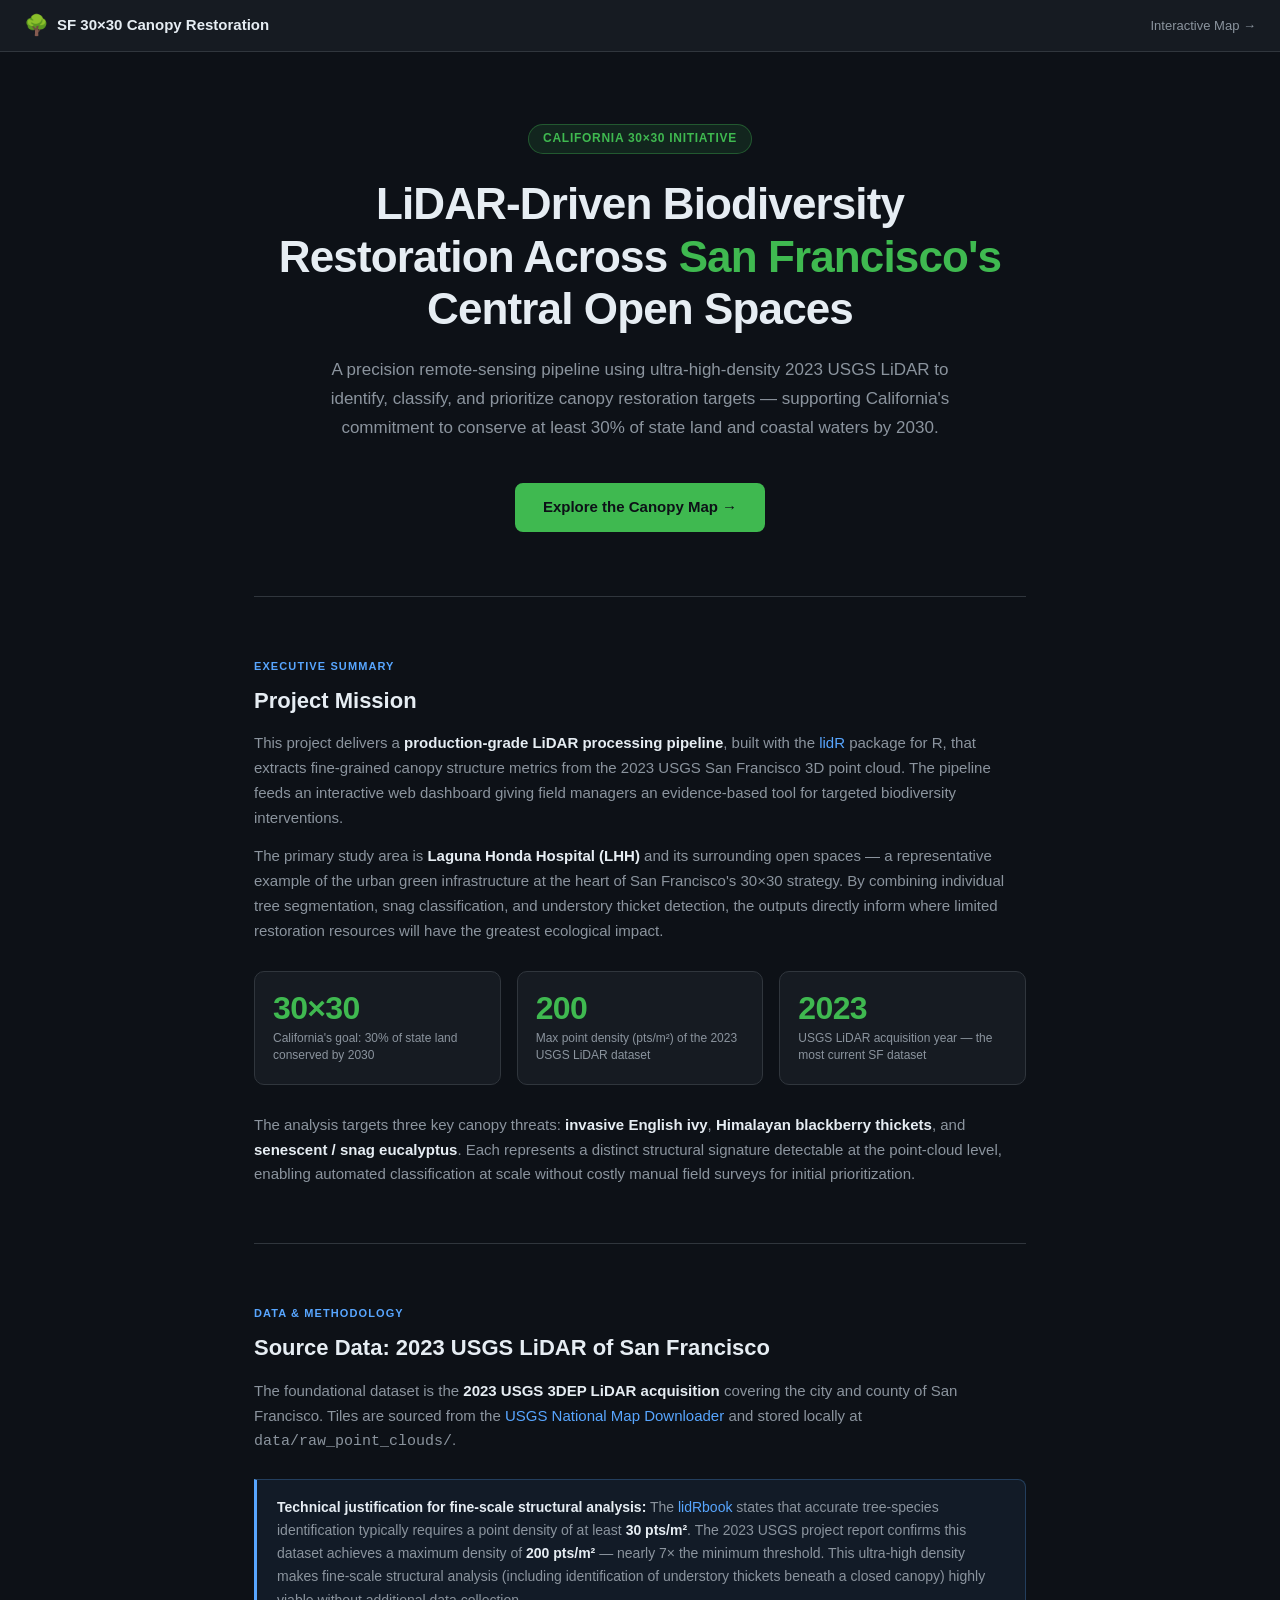
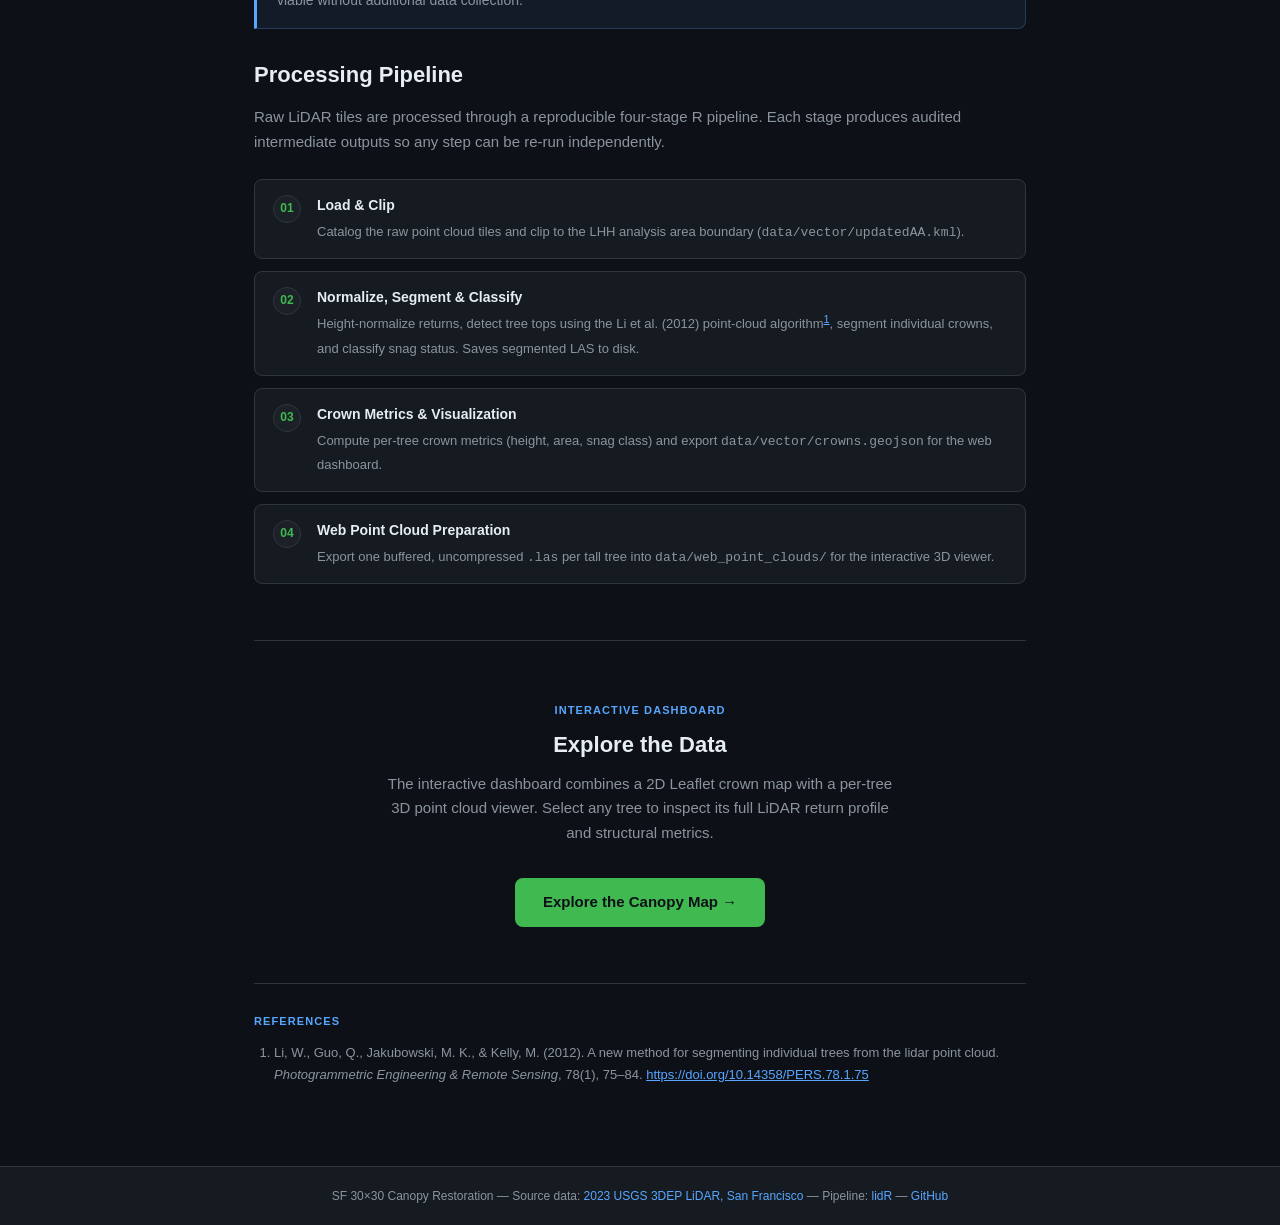
<file: index.html>
<!DOCTYPE html>
<html lang="en">
<head>
  <meta charset="UTF-8" />
  <meta name="viewport" content="width=device-width, initial-scale=1.0" />
  <title>SF 30×30 Canopy Restoration — Project Overview</title>
  <style>
    /* ── Reset & base ── */
    *, *::before, *::after { box-sizing: border-box; margin: 0; padding: 0; }

    :root {
      --bg-dark:      #0d1117;
      --bg-panel:     #161b22;
      --bg-panel2:    #1c2128;
      --bg-hover:     #21262d;
      --border:       #30363d;
      --text-primary: #e6edf3;
      --text-muted:   #8b949e;
      --accent-green: #3fb950;
      --accent-blue:  #58a6ff;
      --accent-amber: #d29922;
    }

    html { scroll-behavior: smooth; }

    body {
      background: var(--bg-dark);
      color: var(--text-primary);
      font-family: -apple-system, BlinkMacSystemFont, "Segoe UI", Roboto, sans-serif;
      font-size: 15px;
      line-height: 1.65;
      min-height: 100vh;
    }

    /* ── Site header ── */
    .site-header {
      background: var(--bg-panel);
      border-bottom: 1px solid var(--border);
      padding: 0 24px;
      height: 52px;
      display: flex;
      align-items: center;
      justify-content: space-between;
      position: sticky;
      top: 0;
      z-index: 100;
    }
    .header-title {
      font-size: 15px;
      font-weight: 600;
      display: flex;
      align-items: center;
      gap: 8px;
    }
    .header-icon { font-size: 20px; }
    .header-nav a {
      color: var(--text-muted);
      text-decoration: none;
      font-size: 13px;
      transition: color 0.15s;
    }
    .header-nav a:hover { color: var(--text-primary); }

    /* ── Hero ── */
    .hero {
      max-width: 820px;
      margin: 72px auto 0;
      padding: 0 24px 64px;
      text-align: center;
    }
    .hero-badge {
      display: inline-block;
      background: rgba(63, 185, 80, 0.12);
      color: var(--accent-green);
      border: 1px solid rgba(63, 185, 80, 0.35);
      border-radius: 20px;
      font-size: 12px;
      font-weight: 600;
      letter-spacing: 0.06em;
      text-transform: uppercase;
      padding: 4px 14px;
      margin-bottom: 24px;
    }
    .hero h1 {
      font-size: clamp(28px, 5vw, 44px);
      font-weight: 700;
      line-height: 1.2;
      letter-spacing: -0.02em;
      margin-bottom: 20px;
    }
    .hero h1 em {
      font-style: normal;
      color: var(--accent-green);
    }
    .hero-sub {
      font-size: 17px;
      color: var(--text-muted);
      max-width: 640px;
      margin: 0 auto 40px;
      line-height: 1.7;
    }
    .cta-btn {
      display: inline-flex;
      align-items: center;
      gap: 8px;
      background: var(--accent-green);
      color: #0d1117;
      font-weight: 700;
      font-size: 15px;
      text-decoration: none;
      padding: 12px 28px;
      border-radius: 8px;
      transition: opacity 0.15s, transform 0.15s;
    }
    .cta-btn:hover { opacity: 0.88; transform: translateY(-1px); }

    /* ── Content sections ── */
    .content {
      max-width: 820px;
      margin: 0 auto;
      padding: 0 24px 80px;
    }

    .section { margin-bottom: 56px; }

    .section-label {
      display: inline-flex;
      align-items: center;
      gap: 6px;
      font-size: 11px;
      font-weight: 700;
      letter-spacing: 0.1em;
      text-transform: uppercase;
      color: var(--accent-blue);
      margin-bottom: 12px;
    }
    .section h2 {
      font-size: 22px;
      font-weight: 700;
      margin-bottom: 16px;
      line-height: 1.3;
    }
    .section p { color: var(--text-muted); margin-bottom: 14px; }
    .section p strong { color: var(--text-primary); }
    .section p a { color: var(--accent-blue); text-decoration: none; }
    .section p a:hover { text-decoration: underline; }

    /* ── Divider ── */
    hr.divider {
      border: none;
      border-top: 1px solid var(--border);
      margin: 0 0 56px;
    }

    /* ── Stat cards ── */
    .stat-grid {
      display: grid;
      grid-template-columns: repeat(auto-fit, minmax(180px, 1fr));
      gap: 16px;
      margin: 28px 0;
    }
    .stat-card {
      background: var(--bg-panel);
      border: 1px solid var(--border);
      border-radius: 10px;
      padding: 20px 18px;
    }
    .stat-card .stat-value {
      font-size: 32px;
      font-weight: 800;
      color: var(--accent-green);
      line-height: 1;
      margin-bottom: 6px;
      letter-spacing: -0.02em;
    }
    .stat-card .stat-label {
      font-size: 12px;
      color: var(--text-muted);
      line-height: 1.4;
    }

    /* ── Callout box ── */
    .callout {
      background: rgba(88, 166, 255, 0.07);
      border: 1px solid rgba(88, 166, 255, 0.25);
      border-left: 3px solid var(--accent-blue);
      border-radius: 0 8px 8px 0;
      padding: 16px 20px;
      margin: 24px 0;
    }
    .callout p { margin: 0; color: var(--text-muted); font-size: 14px; }
    .callout p strong { color: var(--text-primary); }

    /* ── Pipeline steps ── */
    .pipeline {
      display: flex;
      flex-direction: column;
      gap: 12px;
      margin: 24px 0;
    }
    .pipeline-step {
      display: flex;
      gap: 16px;
      align-items: flex-start;
      background: var(--bg-panel);
      border: 1px solid var(--border);
      border-radius: 8px;
      padding: 14px 18px;
    }
    .step-num {
      flex-shrink: 0;
      width: 28px;
      height: 28px;
      background: var(--bg-panel2);
      border: 1px solid var(--border);
      border-radius: 50%;
      display: flex;
      align-items: center;
      justify-content: center;
      font-size: 12px;
      font-weight: 700;
      color: var(--accent-green);
      margin-top: 1px;
    }
    .step-body strong {
      color: var(--text-primary);
      display: block;
      margin-bottom: 2px;
      font-size: 14px;
    }
    .step-body span { color: var(--text-muted); font-size: 13px; }

    /* ── Footer ── */
    footer {
      background: var(--bg-panel);
      border-top: 1px solid var(--border);
      padding: 20px 24px;
      text-align: center;
      font-size: 12px;
      color: var(--text-muted);
    }
    footer a { color: var(--accent-blue); text-decoration: none; }
    footer a:hover { text-decoration: underline; }
  </style>
</head>
<body>

  <!-- ── Site header ── -->
  <header class="site-header">
    <div class="header-title">
      <span class="header-icon">🌳</span>
      <span>SF 30×30 Canopy Restoration</span>
    </div>
    <nav class="header-nav">
      <a href="dashboard.html">Interactive Map →</a>
    </nav>
  </header>

  <!-- ── Hero ── -->
  <section class="hero">
    <div class="hero-badge">California 30×30 Initiative</div>
    <h1>LiDAR-Driven Biodiversity Restoration Across <em>San Francisco's</em> Central Open Spaces</h1>
    <p class="hero-sub">
      A precision remote-sensing pipeline using ultra-high-density 2023 USGS LiDAR to identify,
      classify, and prioritize canopy restoration targets — supporting California's commitment to
      conserve at least 30% of state land and coastal waters by 2030.
    </p>
    <a class="cta-btn" href="dashboard.html">Explore the Canopy Map →</a>
  </section>

  <!-- ── Main content ── -->
  <main class="content">

    <hr class="divider" />

    <!-- Executive Summary -->
    <section class="section" id="mission">
      <div class="section-label">Executive Summary</div>
      <h2>Project Mission</h2>
      <p>
        This project delivers a <strong>production-grade LiDAR processing pipeline</strong>, built with the
        <a href="https://r-lidar.github.io/lidRbook/" target="_blank" rel="noopener">lidR</a> package for R,
        that extracts fine-grained canopy structure metrics from the 2023 USGS San Francisco
        3D point cloud. The pipeline feeds an interactive web dashboard giving field managers
        an evidence-based tool for targeted biodiversity interventions.
      </p>
      <p>
        The primary study area is <strong>Laguna Honda Hospital (LHH)</strong> and its surrounding open
        spaces — a representative example of the urban green infrastructure at the heart of San
        Francisco's 30×30 strategy. By combining individual tree segmentation, snag classification,
        and understory thicket detection, the outputs directly inform where limited restoration
        resources will have the greatest ecological impact.
      </p>

      <div class="stat-grid">
        <div class="stat-card">
          <div class="stat-value">30×30</div>
          <div class="stat-label">California's goal: 30% of state land conserved by 2030</div>
        </div>
        <div class="stat-card">
          <div class="stat-value">200</div>
          <div class="stat-label">Max point density (pts/m²) of the 2023 USGS LiDAR dataset</div>
        </div>
        <div class="stat-card">
          <div class="stat-value">2023</div>
          <div class="stat-label">USGS LiDAR acquisition year — the most current SF dataset</div>
        </div>
      </div>

      <p>
        The analysis targets three key canopy threats: <strong>invasive English ivy</strong>,
        <strong>Himalayan blackberry thickets</strong>, and <strong>senescent / snag eucalyptus</strong>.
        Each represents a distinct structural signature detectable at the point-cloud level, enabling
        automated classification at scale without costly manual field surveys for initial prioritization.
      </p>
    </section>

    <hr class="divider" />

    <!-- Data & Methodology -->
    <section class="section" id="methodology">
      <div class="section-label">Data &amp; Methodology</div>
      <h2>Source Data: 2023 USGS LiDAR of San Francisco</h2>
      <p>
        The foundational dataset is the <strong>2023 USGS 3DEP LiDAR acquisition</strong> covering the city
        and county of San Francisco. Tiles are sourced from the
        <a href="https://apps.nationalmap.gov/downloader/" target="_blank" rel="noopener">USGS National Map Downloader</a>
        and stored locally at <code>data/raw_point_clouds/</code>.
      </p>

      <div class="callout">
        <p>
          <strong>Technical justification for fine-scale structural analysis:</strong>
          The <a href="https://r-lidar.github.io/lidRbook/" target="_blank" rel="noopener">lidRbook</a>
          states that accurate tree-species identification typically requires a point density of at least
          <strong>30 pts/m²</strong>. The 2023 USGS project report confirms this
          dataset achieves a maximum density of <strong>200 pts/m²</strong> — nearly 7× the minimum threshold.
          This ultra-high density makes fine-scale structural analysis (including identification of
          understory thickets beneath a closed canopy) highly viable without additional data collection.
        </p>
      </div>

      <h2 style="margin-top: 32px;">Processing Pipeline</h2>
      <p>
        Raw LiDAR tiles are processed through a reproducible four-stage R pipeline. Each stage
        produces audited intermediate outputs so any step can be re-run independently.
      </p>

      <div class="pipeline">
        <div class="pipeline-step">
          <div class="step-num">01</div>
          <div class="step-body">
            <strong>Load &amp; Clip</strong>
            <span>Catalog the raw point cloud tiles and clip to the LHH analysis area boundary (<code>data/vector/updatedAA.kml</code>).</span>
          </div>
        </div>
        <div class="pipeline-step">
          <div class="step-num">02</div>
          <div class="step-body">
            <strong>Normalize, Segment &amp; Classify</strong>
            <span>Height-normalize returns, detect tree tops using the Li et al. (2012) point-cloud algorithm<sup><a href="#ref-li2012" style="color:var(--accent-blue)">1</a></sup>, segment individual crowns, and classify snag status. Saves segmented LAS to disk.</span>
          </div>
        </div>
        <div class="pipeline-step">
          <div class="step-num">03</div>
          <div class="step-body">
            <strong>Crown Metrics &amp; Visualization</strong>
            <span>Compute per-tree crown metrics (height, area, snag class) and export <code>data/vector/crowns.geojson</code> for the web dashboard.</span>
          </div>
        </div>
        <div class="pipeline-step">
          <div class="step-num">04</div>
          <div class="step-body">
            <strong>Web Point Cloud Preparation</strong>
            <span>Export one buffered, uncompressed <code>.las</code> per tall tree into <code>data/web_point_clouds/</code> for the interactive 3D viewer.</span>
          </div>
        </div>
      </div>
    </section>

    <hr class="divider" />

    <!-- Bottom CTA -->
    <section class="section" style="text-align: center; margin-bottom: 0;">
      <div class="section-label" style="justify-content: center;">Interactive Dashboard</div>
      <h2 style="margin-bottom: 12px;">Explore the Data</h2>
      <p style="max-width: 520px; margin: 0 auto 32px;">
        The interactive dashboard combines a 2D Leaflet crown map with a per-tree
        3D point cloud viewer. Select any tree to inspect its full LiDAR return profile
        and structural metrics.
      </p>
      <a class="cta-btn" href="dashboard.html">Explore the Canopy Map →</a>
    </section>

    <!-- References -->
    <section class="section" style="margin-top: 56px; margin-bottom: 0;">
      <hr class="divider" style="margin-bottom: 24px;" />
      <div class="section-label">References</div>
      <ol id="ref-li2012" style="padding-left: 20px; color: var(--text-muted); font-size: 13px; line-height: 1.7;">
        <li>Li, W., Guo, Q., Jakubowski, M. K., &amp; Kelly, M. (2012). A new method for segmenting individual trees from the lidar point cloud. <em>Photogrammetric Engineering &amp; Remote Sensing</em>, 78(1), 75–84. <a href="https://doi.org/10.14358/PERS.78.1.75" target="_blank" rel="noopener" style="color: var(--accent-blue);">https://doi.org/10.14358/PERS.78.1.75</a></li>
      </ol>
    </section>

  </main>

  <!-- ── Footer ── -->
  <footer>
    <p>
      SF 30×30 Canopy Restoration &mdash;
      Source data: <a href="https://apps.nationalmap.gov/downloader/" target="_blank" rel="noopener">2023 USGS 3DEP LiDAR, San Francisco</a> &mdash;
      Pipeline: <a href="https://r-lidar.github.io/lidRbook/" target="_blank" rel="noopener">lidR</a> &mdash;
      <a href="https://github.com/mrnickbear/sf-30x30-canopy-restoration" target="_blank" rel="noopener">GitHub</a>
    </p>
  </footer>

</body>
</html>
</file>
